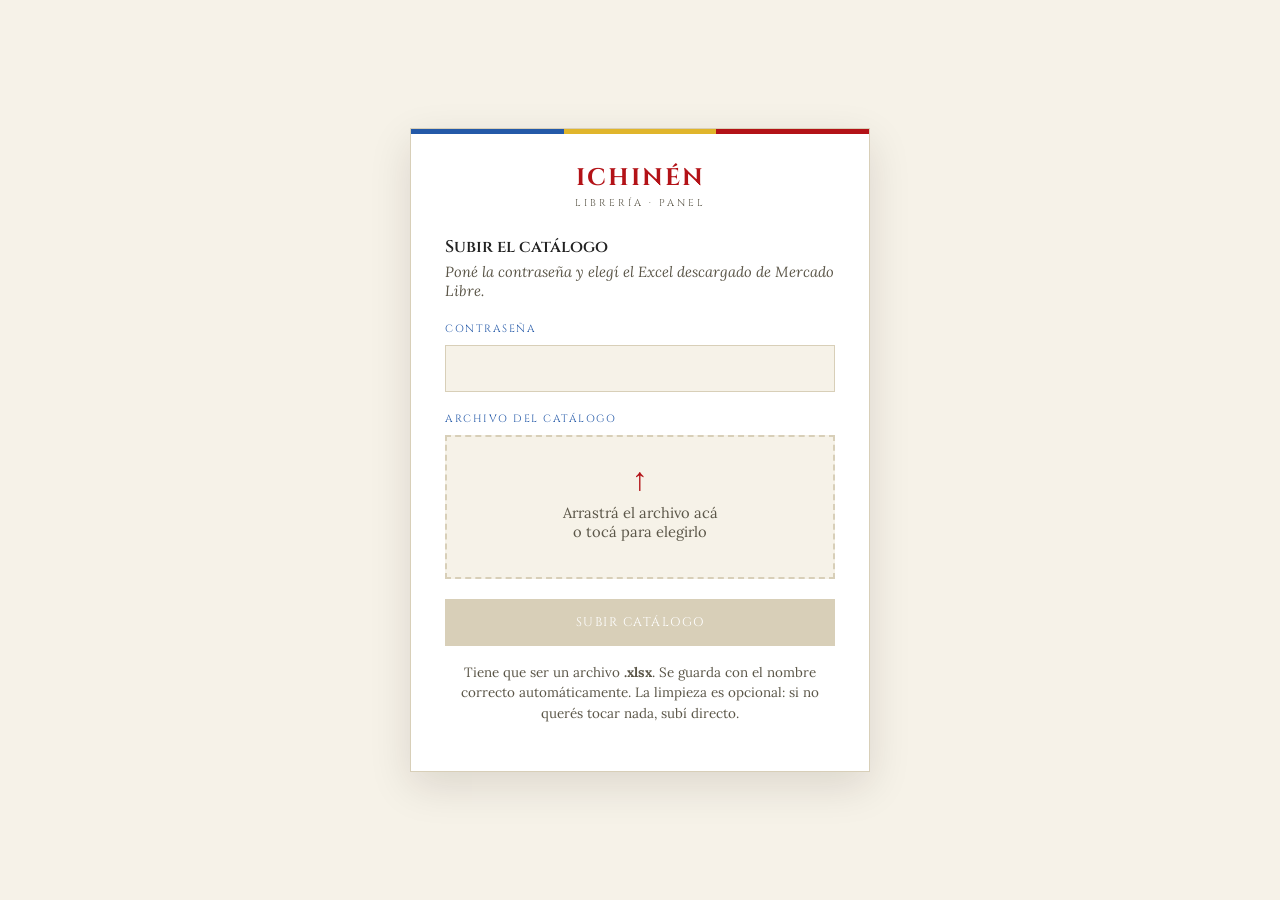
<file: public/admin/index.html>
<!DOCTYPE html>
<html lang="es-AR">
<head>
<meta charset="UTF-8">
<meta name="viewport" content="width=device-width, initial-scale=1">
<meta name="robots" content="noindex,nofollow">
<title>Subir catálogo — Librería Ichinén</title>
<link rel="preconnect" href="https://fonts.googleapis.com">
<link rel="preconnect" href="https://fonts.gstatic.com" crossorigin>
<link href="https://fonts.googleapis.com/css2?family=Cinzel:wght@600;700&family=Lora:ital,wght@0,400;1,400&display=swap" rel="stylesheet">
<style>
  :root{--bordo:#B31217;--bordo-osc:#7a0c10;--azul:#2459A8;--amarillo:#E0B52B;
    --papel:#F6F2E8;--papel2:#efe9d9;--linea:#d8cfb8;--tinta:#222;--suave:#5b5648;--verde:#1f8a4c;}
  *{box-sizing:border-box;}
  body{margin:0;background:var(--papel);color:var(--tinta);font-family:'Lora',Georgia,serif;
    min-height:100vh;display:flex;align-items:center;justify-content:center;padding:20px;}
  .caja{background:#fff;border:1px solid var(--linea);max-width:460px;width:100%;
    padding:0 0 34px;box-shadow:0 14px 40px rgba(34,20,8,.12);}
  .tri{height:5px;background:linear-gradient(90deg,var(--azul) 0 33.33%,var(--amarillo) 33.33% 66.66%,var(--bordo) 66.66% 100%);}
  .cab{text-align:center;padding:32px 30px 8px;}
  .cab .marca{font-family:'Cinzel',serif;font-weight:700;color:var(--bordo);font-size:1.5rem;letter-spacing:2px;line-height:1;}
  .cab .lib{font-family:'Cinzel',serif;font-size:.62rem;letter-spacing:3px;text-transform:uppercase;color:var(--suave);margin-top:6px;}
  .cuerpo{padding:18px 34px 0;}
  h1{font-family:'Cinzel',serif;color:var(--tinta);font-size:1.05rem;margin:0 0 4px;font-weight:600;}
  p.sub{color:var(--suave);margin:0 0 22px;font-size:.92rem;font-style:italic;}
  label.campo{display:block;font-family:'Cinzel',serif;font-size:.66rem;letter-spacing:1.5px;text-transform:uppercase;color:var(--azul);margin-bottom:9px;}
  input[type=password]{width:100%;padding:13px 14px;border:1.5px solid var(--linea);background:var(--papel);font-family:'Lora',serif;font-size:15px;margin-bottom:20px;}
  input[type=password]:focus{outline:none;border-color:var(--azul);}
  .drop{border:2px dashed var(--linea);background:var(--papel);padding:26px 16px;text-align:center;
    cursor:pointer;margin-bottom:20px;transition:.15s;}
  .drop:hover,.drop.over{border-color:var(--bordo);background:var(--papel2);}
  .drop .ico{font-size:2rem;color:var(--bordo);line-height:1;}
  .drop .txt{font-size:.92rem;color:var(--suave);margin-top:8px;}
  .drop .nombre{font-family:'Cinzel',serif;font-size:.8rem;color:var(--tinta);margin-top:10px;word-break:break-all;}
  input[type=file]{display:none;}
  button{width:100%;font-family:'Cinzel',serif;font-size:.78rem;letter-spacing:1.5px;text-transform:uppercase;
    padding:15px;border:0;background:var(--bordo);color:#fff;cursor:pointer;transition:.15s;}
  button:hover{background:var(--bordo-osc);}
  button:disabled{background:var(--linea);color:#fff;cursor:default;}
  .msg{padding:13px 15px;margin-bottom:20px;font-size:.92rem;border:1px solid;line-height:1.5;}
  .msg.ok{background:#eaf6ee;border-color:#9ed6b3;color:#1f6c3b;}
  .msg.error{background:#fbeaea;border-color:#e2a3a3;color:#a32d2d;}
  .msg p{margin:8px 0;} .msg ul{margin:6px 0 6px 20px;padding:0;}
  .ejemplo{overflow-x:auto;margin:8px 0;background:#fff;border:1px solid #e2a3a3;}
  .ejemplo table{border-collapse:collapse;font-size:.74rem;color:#333;white-space:nowrap;}
  .ejemplo th{background:#eee;color:#666;font-weight:normal;padding:3px 8px;border:1px solid #ddd;}
  .ejemplo td{padding:4px 8px;border:1px solid #ddd;}
  .ejemplo td.clave{background:#fff3c4;font-weight:bold;}
  .msg .nota{font-size:.82rem;font-style:italic;}
  .pie{text-align:center;margin-top:20px;}
  .pie a{font-size:.78rem;color:var(--suave);text-decoration:none;}
  .pie a:hover{color:var(--bordo);}
  .ayuda{font-size:.84rem;color:var(--suave);margin-top:16px;line-height:1.55;text-align:center;}

  /* ---- prelimpieza ---- */
  #estado{font-size:.86rem;color:var(--suave);font-style:italic;text-align:center;margin:0 0 16px;}
  .tarjetas{display:flex;flex-direction:column;gap:11px;margin-bottom:18px;}
  .tar{background:var(--papel);border:1px solid var(--linea);border-radius:8px;
    padding:13px;display:flex;gap:11px;align-items:flex-start;transition:.15s;}
  .tar.on{border-color:var(--bordo);}
  .tar .bx{appearance:none;-webkit-appearance:none;width:20px;height:20px;flex:0 0 auto;
    border:2px solid var(--suave);border-radius:5px;background:#fff;cursor:pointer;
    display:grid;place-content:center;transition:.15s;margin-top:2px;}
  .tar .bx:checked{background:var(--bordo);border-color:var(--bordo);}
  .tar .bx:checked::after{content:"";width:5px;height:10px;border:solid #fff;
    border-width:0 2.5px 2.5px 0;transform:rotate(45deg);margin-top:-2px;}
  .tar .cont{flex:1;min-width:0;}
  .tar .ti{font-family:'Cinzel',serif;font-size:.92rem;display:flex;align-items:baseline;gap:7px;flex-wrap:wrap;}
  .tar .et{font-family:'Cinzel',serif;font-size:.54rem;letter-spacing:.08em;text-transform:uppercase;
    padding:2px 6px;border-radius:20px;font-weight:600;}
  .tar .et.safe{background:rgba(31,138,76,.13);color:var(--verde);}
  .tar .et.care{background:rgba(224,181,43,.2);color:#9a7a10;}
  .tar .nu{font-size:.74rem;color:var(--suave);font-style:italic;margin:2px 0 0;}
  .tar .de{font-size:.82rem;color:var(--suave);margin:4px 0 0;line-height:1.45;}
  .prev{padding:11px 13px;border-radius:8px;background:rgba(36,89,168,.07);
    border:1px solid rgba(36,89,168,.2);font-size:.86rem;margin-bottom:18px;}
  .prev b{font-family:'Cinzel',serif;color:var(--azul);}
  .prev .gn{color:var(--bordo);font-style:italic;font-size:.8rem;}
  .btn-sec{background:transparent;color:var(--tinta);border:1.5px solid var(--linea);margin-top:10px;}
  .btn-sec:hover{background:var(--papel2);border-color:var(--suave);}
  .oculto{display:none;}
</style>
</head>
<body>
<div class="caja">
  <div class="tri"></div>
  <div class="cab">
    <div class="marca">ICHINÉN</div>
    <div class="lib">Librería · Panel</div>
  </div>
  <div class="cuerpo">

  <div id="msg" class="msg oculto"></div>

  <h1>Subir el catálogo</h1>
  <p class="sub">Poné la contraseña y elegí el Excel descargado de Mercado Libre.</p>

  <form id="form">
    <label class="campo">Contraseña</label>
    <input type="password" name="clave" id="clave" autocomplete="current-password" required>

    <label class="campo">Archivo del catálogo</label>
    <div class="drop" id="drop">
      <div class="ico">↑</div>
      <div class="txt">Arrastrá el archivo acá<br>o tocá para elegirlo</div>
      <div class="nombre" id="nombre"></div>
    </div>
    <input type="file" name="archivo" id="archivo" accept=".xlsx" required>
    <input type="hidden" name="limpiado" id="limpiado" value="0">

    <!-- estado del análisis -->
    <p id="estado" class="oculto"></p>

    <!-- reporte de prelimpieza (se llena por JS) -->
    <div id="reporte" class="oculto">
      <div class="tarjetas">
        <label class="tar on" id="t-tapas">
          <input type="checkbox" class="bx" id="ck-tapas" checked>
          <span class="cont">
            <span class="ti">Tapas equivocadas <span class="et safe">Seguro</span></span>
            <p class="nu"><span id="n-tapas">0</span> libros afectados</p>
            <p class="de">Código de barras repetido que muestra la tapa de otro libro. No borra ningún libro.</p>
          </span>
        </label>
        <label class="tar on" id="t-iden">
          <input type="checkbox" class="bx" id="ck-iden" checked>
          <span class="cont">
            <span class="ti">Fichas repetidas <span class="et safe">Seguro</span></span>
            <p class="nu"><span id="n-iden">0</span> fichas idénticas</p>
            <p class="de">El mismo libro cargado más de una vez, igual en todo. Dejo una sola.</p>
          </span>
        </label>
        <label class="tar" id="t-pos">
          <input type="checkbox" class="bx" id="ck-pos">
          <span class="cont">
            <span class="ti">Posibles repetidos <span class="et care">Revisar</span></span>
            <p class="nu"><span id="n-pos">0</span> con mismo título y autor</p>
            <p class="de">Muchos pueden ser ejemplares distintos, sobre todo historietas. Si lo tildás, dejo una sola ficha de cada grupo.</p>
          </span>
        </label>
      </div>
      <div class="prev"><span>Quedarían <b id="p-quedan">0</b> libros.</span>
        <span class="gn" id="p-saco"></span></div>
    </div>

    <button type="submit" id="btn" disabled>Subir catálogo</button>
    <button type="button" id="btn-limpiar" class="btn-sec oculto">Limpiar y subir</button>
  </form>
  <p class="ayuda">Tiene que ser un archivo <strong>.xlsx</strong>. Se guarda con el nombre correcto automáticamente. La limpieza es opcional: si no querés tocar nada, subí directo.</p>

  </div>
</div>

<script src="xlsx.full.min.js"></script>
<script src="prelimpieza.js"></script>
<script>
  var ENDPOINT = "/admin/api";
  var drop=document.getElementById('drop'), input=document.getElementById('archivo'),
      nombre=document.getElementById('nombre'), btn=document.getElementById('btn'),
      form=document.getElementById('form'), clave=document.getElementById('clave'),
      cajaMsg=document.getElementById('msg');

  function mostrarMsg(texto, tipo){
    cajaMsg.textContent=texto;
    cajaMsg.className='msg '+(tipo||'ok');
  }

  drop.addEventListener('click',function(){input.click();});
  ['dragover','dragenter'].forEach(function(e){drop.addEventListener(e,function(ev){ev.preventDefault();drop.classList.add('over');});});
  ['dragleave','drop'].forEach(function(e){drop.addEventListener(e,function(ev){ev.preventDefault();drop.classList.remove('over');});});
  drop.addEventListener('drop',function(ev){if(ev.dataTransfer.files.length){input.files=ev.dataTransfer.files;mostrar();}});
  input.addEventListener('change',mostrar);
  var FORMATO_MALO=false, FALTAN=null;
  function mostrar(){
    FORMATO_MALO=false; FALTAN=null; cajaMsg.style.whiteSpace='';
    if(input.files.length){nombre.textContent=input.files[0].name;btn.disabled=false;cajaMsg.classList.add('oculto');analizar(input.files[0]);}
    else{nombre.textContent='';btn.disabled=true;}
  }

  // ===== ENVÍO =====
  // "Subir catálogo": manda el archivo original tal cual.
  form.addEventListener('submit',function(ev){
    ev.preventDefault();
    if(!input.files.length){ mostrarMsg('Elegí un archivo primero.','error'); return; }
    if(FORMATO_MALO){ if(FALTAN) avisarColumnas(FALTAN); else avisarFormato(); return; }
    var fd=new FormData();
    fd.append('clave', clave.value);
    fd.append('archivo', input.files[0], input.files[0].name);
    fd.append('limpiado','0');
    enviar(fd, btn, 'Subir catálogo');
  });

  function enviar(fd, boton, textoOriginal){
    boton.disabled=true; var t=boton.textContent; boton.textContent='Subiendo…';
    cajaMsg.classList.add('oculto');
    fetch(ENDPOINT, {method:'POST', body:fd})
      .then(function(r){ return r.json().then(function(j){return {ok:r.ok, j:j};}); })
      .then(function(res){
        mostrarMsg(res.j.mensaje || (res.ok?'Listo.':'Hubo un problema.'), res.ok?'ok':'error');
        boton.textContent=textoOriginal||t;
        if(res.ok){ input.value=''; nombre.textContent=''; ocultarReporte(); btn.disabled=true;
          if($('btn-limpiar')) $('btn-limpiar').classList.add('oculto'); }
        else { boton.disabled=false; }
        window.scrollTo(0,0);
      })
      .catch(function(){
        mostrarMsg('No se pudo subir. Revisá la conexión y probá de nuevo.','error');
        boton.disabled=false; boton.textContent=textoOriginal||t;
      });
  }

  // ===== PRELIMPIEZA (opcional, no bloqueante) =====
  var CTX=null, LIMITE_MS=8000;
  function $(id){return document.getElementById(id);}
  function ocultarReporte(){ if($('reporte'))$('reporte').classList.add('oculto');
    if($('btn-limpiar'))$('btn-limpiar').classList.add('oculto');
    if($('estado'))$('estado').classList.add('oculto'); }

  function analizar(file){
    if(typeof XLSX==='undefined' || typeof Prelimpieza==='undefined'){ ocultarReporte(); return; }
    CTX=null; ocultarReporte();
    $('estado').textContent='Revisando el archivo…'; $('estado').classList.remove('oculto');
    var venció=false;
    var reloj=setTimeout(function(){venció=true; ocultarReporte();}, LIMITE_MS);
    file.arrayBuffer().then(function(buf){
      try{
        var r=Prelimpieza.leerExcel(buf, XLSX);
        clearTimeout(reloj);
        // Validación de formato: el catálogo se arma con la hoja "Libros".
        if(r.wb.SheetNames.indexOf('Libros')===-1){
          FORMATO_MALO=r.wb.SheetNames; ocultarReporte(); avisarFormato(); return;
        }
        // Validación de columnas: el catálogo necesita estas para armar cada ficha.
        var faltan=columnasFaltantes(r.wb.Sheets['Libros']);
        if(faltan.length){
          FORMATO_MALO=true; FALTAN=faltan; ocultarReporte(); avisarColumnas(faltan); return;
        }
        reloj=setTimeout(function(){venció=true; ocultarReporte();}, LIMITE_MS);
        if(venció)return;
        if(!r.filas.length) throw new Error('vacío');
        var diag=Prelimpieza.analizar(r.filas);
        if(venció)return;
        clearTimeout(reloj);
        CTX={wb:r.wb, filas:r.filas, nombreHoja:r.nombreHoja, diag:diag};
        pintar(diag);
      }catch(e){ clearTimeout(reloj); ocultarReporte(); }
    }).catch(function(){ clearTimeout(reloj); ocultarReporte(); });
  }

  // Columnas que el catálogo necesita (código en la planilla → nombre en castellano).
  var COLUMNAS=[
    ['VARIATION_ID','Variación ID'],
    ['TITLE','Título'],
    ['GTIN','ISBN'],
    ['BOOK_TITLE','Título del libro'],
    ['AUTHOR','Autor'],
    ['BOOK_PUBLISHER','Editorial del libro']
  ];
  function columnasFaltantes(ws){
    var fila=(XLSX.utils.sheet_to_json(ws,{header:1,range:0})[0]||[]).map(function(c){return String(c||'').trim();});
    var falt=COLUMNAS.filter(function(c){return fila.indexOf(c[0])===-1;});
    // El lector del catálogo busca «Variación ID» en la primera columna.
    if(!falt.length && fila[0]!=='VARIATION_ID') falt=[COLUMNAS[0]];
    return falt;
  }
  function esc(t){return String(t).replace(/[&<>]/g,function(c){return {'&':'&amp;','<':'&lt;','>':'&gt;'}[c];});}
  function avisarColumnas(faltan){
    var lista=faltan.map(function(c){return '<li>'+esc(c[1])+'</li>';}).join('');
    cajaMsg.innerHTML=
      '<b>No se subió nada: al archivo le faltan columnas.</b>'+
      '<p>Tiene la hoja «Libros», pero se bajó de Mercado Libre con menos datos de los necesarios. Faltan:</p>'+
      '<ul>'+lista+'</ul>'+
      '<p>Sin esas columnas el catálogo no puede armar el título ni la página de cada libro.</p>'+
      '<p><b>Qué hacer:</b> volvé a descargar de Mercado Libre la planilla de la categoría Libros con <b>todas</b> las columnas. Si te deja elegir qué datos bajar, marcalos todos. Después subila acá de nuevo.</p>'+
      '<p><b>Así tiene que empezar la primera fila</b> (la de los nombres en castellano) del archivo correcto:</p>'+
      '<div class="ejemplo"><table><tr><th>A</th><th>B</th><th>C</th><th>D</th><th>E</th><th>F</th><th>G</th><th>…</th></tr>'+
      '<tr><td class="clave">Variación ID</td><td>Dominio</td><td>Categoría</td><td>Categoría CBT</td><td>Título</td><td>ISBN</td><td class="clave">Título del libro</td><td>…</td></tr>'+
      '<tr><td></td><td>MLA-BOOKS</td><td>MLA412445</td><td></td><td>Atenas, Guía National Geographic 2011…</td><td>9789870724308</td><td>Atenas</td><td>…</td></tr></table></div>'+
      '<p class="nota">La primera columna tiene que ser «Variación ID» (puede estar vacía abajo) y tiene que estar «Título del libro».</p>'+
      '<p>Tranquilo: la web sigue funcionando con el último listado bueno. Solo faltan los libros nuevos hasta que se suba el archivo correcto.</p>';
    cajaMsg.className='msg error';
    cajaMsg.style.whiteSpace='normal';
    btn.disabled=true;
    window.scrollTo(0,0);
  }

  function avisarFormato(){
    var hojas=(FORMATO_MALO&&FORMATO_MALO.join)?FORMATO_MALO.join(', '):'';
    var esPublicaciones=hojas.indexOf('Publicaciones')!==-1;
    mostrarMsg(
      'No se subió nada: este Excel no es el listado de libros.\n\n'+
      (esPublicaciones
        ? 'Es la planilla de «Publicaciones» de Mercado Libre, la que sirve para cambiar precios y stock. Solo trae título, precio y condición: no tiene autor, editorial ni ISBN, y sin eso el catálogo no se puede armar.\n\n'
        : 'El archivo tiene estas hojas: '+hojas+'. Ninguna se llama «Libros», que es donde están los datos de cada libro.\n\n')+
      'Hace falta la otra planilla de Mercado Libre: la de la categoría Libros, la misma que se subió las veces anteriores. Se reconoce porque al abrirla tiene una hoja llamada «Libros» con columnas de autor, editorial e ISBN.\n\n'+
      'Tranquilo: el catálogo de la web sigue funcionando con el último listado bueno. Solo no se van a ver los libros nuevos hasta que se suba el archivo correcto.',
      'error');
    cajaMsg.style.whiteSpace='pre-line';
    btn.disabled=true;
    window.scrollTo(0,0);
  }

  function pintar(d){
    $('estado').classList.add('oculto');
    $('n-tapas').textContent=d.tapas.indices.length.toLocaleString('es-AR');
    $('n-iden').textContent=d.identicas.indices.length;
    $('n-pos').textContent=d.posibles.sobrantes.toLocaleString('es-AR');
    if(!d.tapas.indices.length) $('t-tapas').classList.add('oculto');
    if(!d.identicas.indices.length) $('t-iden').classList.add('oculto');
    if(!d.posibles.sobrantes) $('t-pos').classList.add('oculto');
    if(!d.tapas.indices.length && !d.identicas.indices.length && !d.posibles.sobrantes){ ocultarReporte(); return; }
    $('reporte').classList.remove('oculto');
    $('btn-limpiar').classList.remove('oculto');
    actualizar();
  }

  ['ck-tapas','ck-iden','ck-pos'].forEach(function(id){
    var el=$(id); if(!el)return;
    el.addEventListener('change',function(e){
      e.target.closest('.tar').classList.toggle('on',e.target.checked);
      actualizar();
    });
  });

  function indicesPosibles(d){var o=[];d.posibles.grupos.forEach(function(g){g.indices.slice(1).forEach(function(i){o.push(i);});});return o;}

  function actualizar(){
    if(!CTX)return; var d=CTX.diag, saco=0;
    if($('ck-iden').checked) saco+=d.identicas.indices.length;
    if($('ck-pos').checked)  saco+=d.posibles.sobrantes;
    $('p-quedan').textContent=(d.total-saco).toLocaleString('es-AR');
    $('p-saco').textContent=saco?('Saco '+saco+' ficha'+(saco>1?'s':'')+'.'):'No saco ninguna ficha.';
  }

  // "Limpiar y subir": genera el xlsx limpio y lo manda con la contraseña.
  var btnLimpiar=$('btn-limpiar');
  if(btnLimpiar){
    btnLimpiar.addEventListener('click',function(){
      if(!clave.value){ mostrarMsg('Poné la contraseña primero.','error'); return; }
      if(!CTX){ form.requestSubmit(); return; }
      var opciones={
        tapas:$('ck-tapas')?$('ck-tapas').checked:false,
        identicas:$('ck-iden')?$('ck-iden').checked:false,
        quitarPosibles:($('ck-pos')&&$('ck-pos').checked)?indicesPosibles(CTX.diag):[]
      };
      var blob;
      try{
        var res=Prelimpieza.aplicar(CTX.filas, opciones, CTX.diag);
        var out=Prelimpieza.exportarExcel(CTX.wb, CTX.nombreHoja, res.filas, XLSX);
        blob=new Blob([out],{type:'application/vnd.openxmlformats-officedocument.spreadsheetml.sheet'});
      }catch(e){ form.requestSubmit(); return; }

      var nombreOrig=(input.files[0]&&input.files[0].name)||'listado.xlsx';
      var fd=new FormData();
      fd.append('clave', clave.value);
      fd.append('archivo', blob, nombreOrig);
      fd.append('limpiado','1');
      enviar(fd, btnLimpiar, 'Limpiar y subir');
    });
  }
</script>
</body>
</html>
</file>
